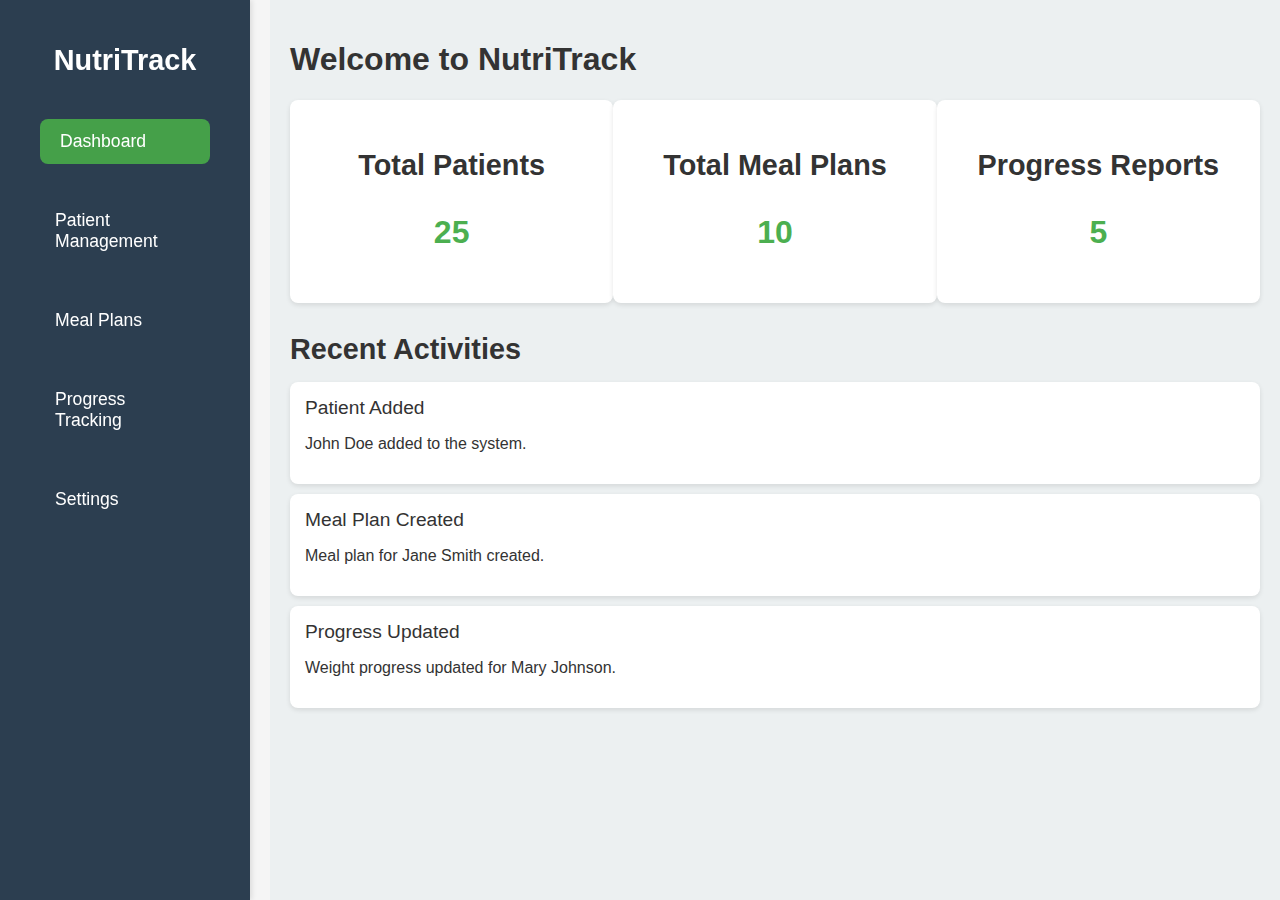
<file: html/index.html>
<!DOCTYPE html>
<html lang="en">
<head>
    <meta charset="UTF-8">
    <meta name="viewport" content="width=device-width, initial-scale=1.0">
    <title>NutriTrack - Dashboard</title>
    <link rel="stylesheet" href="../css/style.css">
    <link rel="stylesheet" href="../css/sidebar.css">
    <link rel="stylesheet" href="../css/dashboard.css">
</head>
<body>
    <header>
        <nav id="sidebar">
            <div class="sidebar-header">
                <h2>NutriTrack</h2>
            </div>
            <ul>
                <li><a href="index.html" class="active">Dashboard</a></li>
                <li><a href="patient-management.html">Patient Management</a></li>
                <li><a href="meal-plans.html">Meal Plans</a></li>
                <li><a href="progress-tracking.html">Progress Tracking</a></li>
                <li><a href="settings.html">Settings</a></li>
            </ul>
        </nav>
    </header>

    <main id="main-content">
        <h1>Welcome to NutriTrack</h1>
        <div id="dashboard-stats">
            <div class="stat-card">
                <h3>Total Patients</h3>
                <p id="patient-count">0</p>
            </div>
            <div class="stat-card">
                <h3>Total Meal Plans</h3>
                <p id="meal-plan-count">0</p>
            </div>
            <div class="stat-card">
                <h3>Progress Reports</h3>
                <p id="progress-report-count">0</p>
            </div>
        </div>
        <div id="recent-activity">
            <h2>Recent Activities</h2>
            <ul id="activity-list">
                <!-- Activities will be dynamically inserted here -->
            </ul>
        </div>
    </main>

    <script src="../js/app.js"></script>
</body>
</html>
</file>
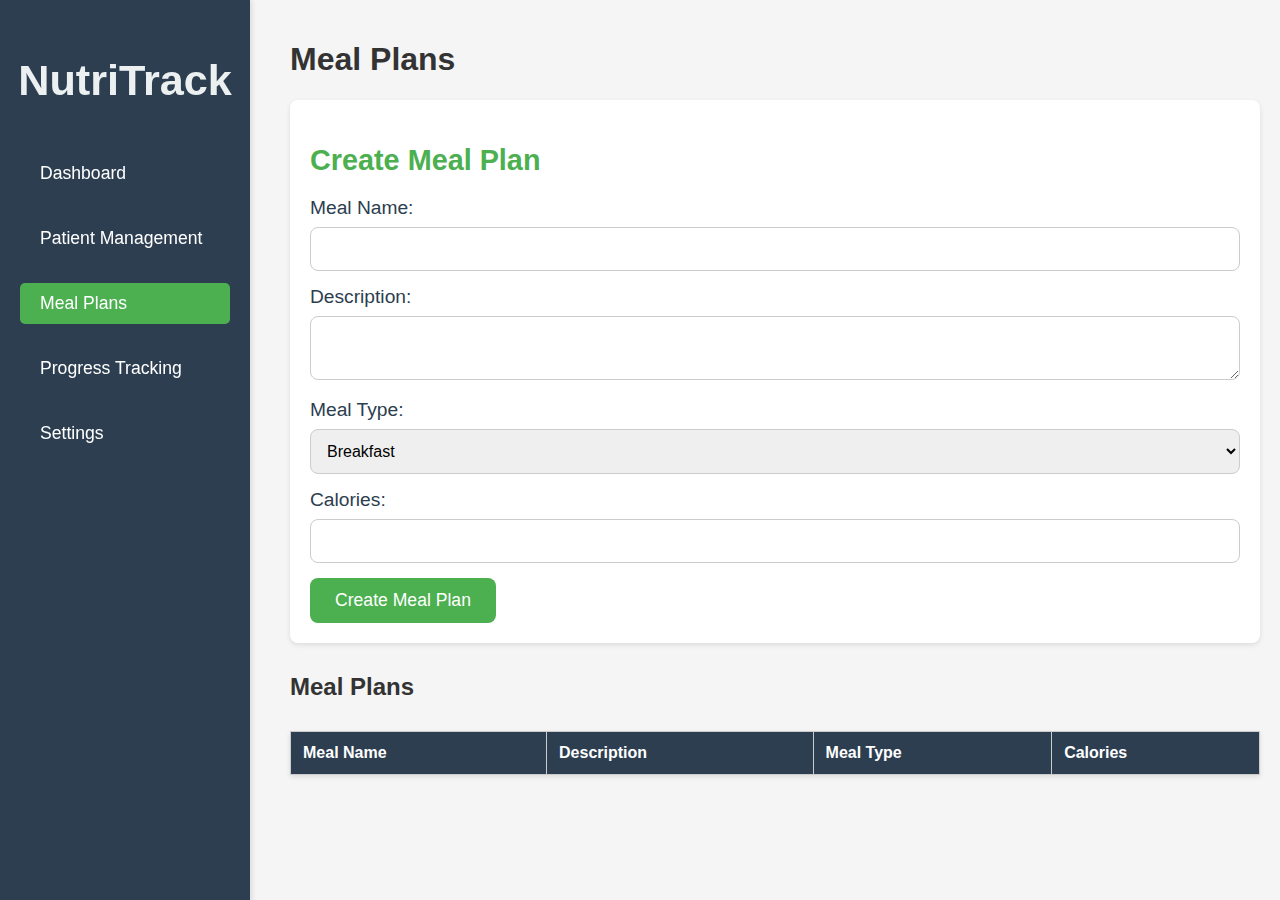
<file: html/meal-plans.html>
<!DOCTYPE html>
<html lang="en">
<head>
    <meta charset="UTF-8">
    <meta name="viewport" content="width=device-width, initial-scale=1.0">
    <title>NutriTrack - Meal Plans</title>
    <link rel="stylesheet" href="../css/style.css">
    <link rel="stylesheet" href="../css/sidebar.css">
    <link rel="stylesheet" href="../css/meal-plans.css">
</head>
<body>
    <header>
        <nav id="sidebar">
            <div class="sidebar-header">
                <h2>NutriTrack</h2>
            </div>
            <ul>
                <li><a href="index.html">Dashboard</a></li>
                <li><a href="patient-management.html">Patient Management</a></li>
                <li><a href="meal-plans.html" class="active">Meal Plans</a></li>
                <li><a href="progress-tracking.html">Progress Tracking</a></li>
                <li><a href="settings.html">Settings</a></li>
            </ul>
        </nav>
    </header>

    <main id="main-content">
        <h1>Meal Plans</h1>

        <!-- Meal Plan Form -->
        <form id="meal-plan-form">
            <h2>Create Meal Plan</h2>
            <label for="meal-name">Meal Name:</label>
            <input type="text" id="meal-name" name="meal-name" required>

            <label for="meal-description">Description:</label>
            <textarea id="meal-description" name="meal-description" required></textarea>

            <label for="meal-type">Meal Type:</label>
            <select id="meal-type" name="meal-type" required>
                <option value="breakfast">Breakfast</option>
                <option value="lunch">Lunch</option>
                <option value="dinner">Dinner</option>
                <option value="snack">Snack</option>
            </select>

            <label for="meal-calories">Calories:</label>
            <input type="number" id="meal-calories" name="meal-calories" required>

            <button type="submit">Create Meal Plan</button>
        </form>

        <!-- Meal Plan List -->
        <h2>Meal Plans</h2>
        <table id="meal-plan-table">
            <thead>
                <tr>
                    <th>Meal Name</th>
                    <th>Description</th>
                    <th>Meal Type</th>
                    <th>Calories</th>
                </tr>
            </thead>
            <tbody>
                <!-- Meal plan data will be dynamically inserted here -->
            </tbody>
        </table>
    </main>

    <script src="../js/meal-plans.js"></script>
</body>
</html>
</file>
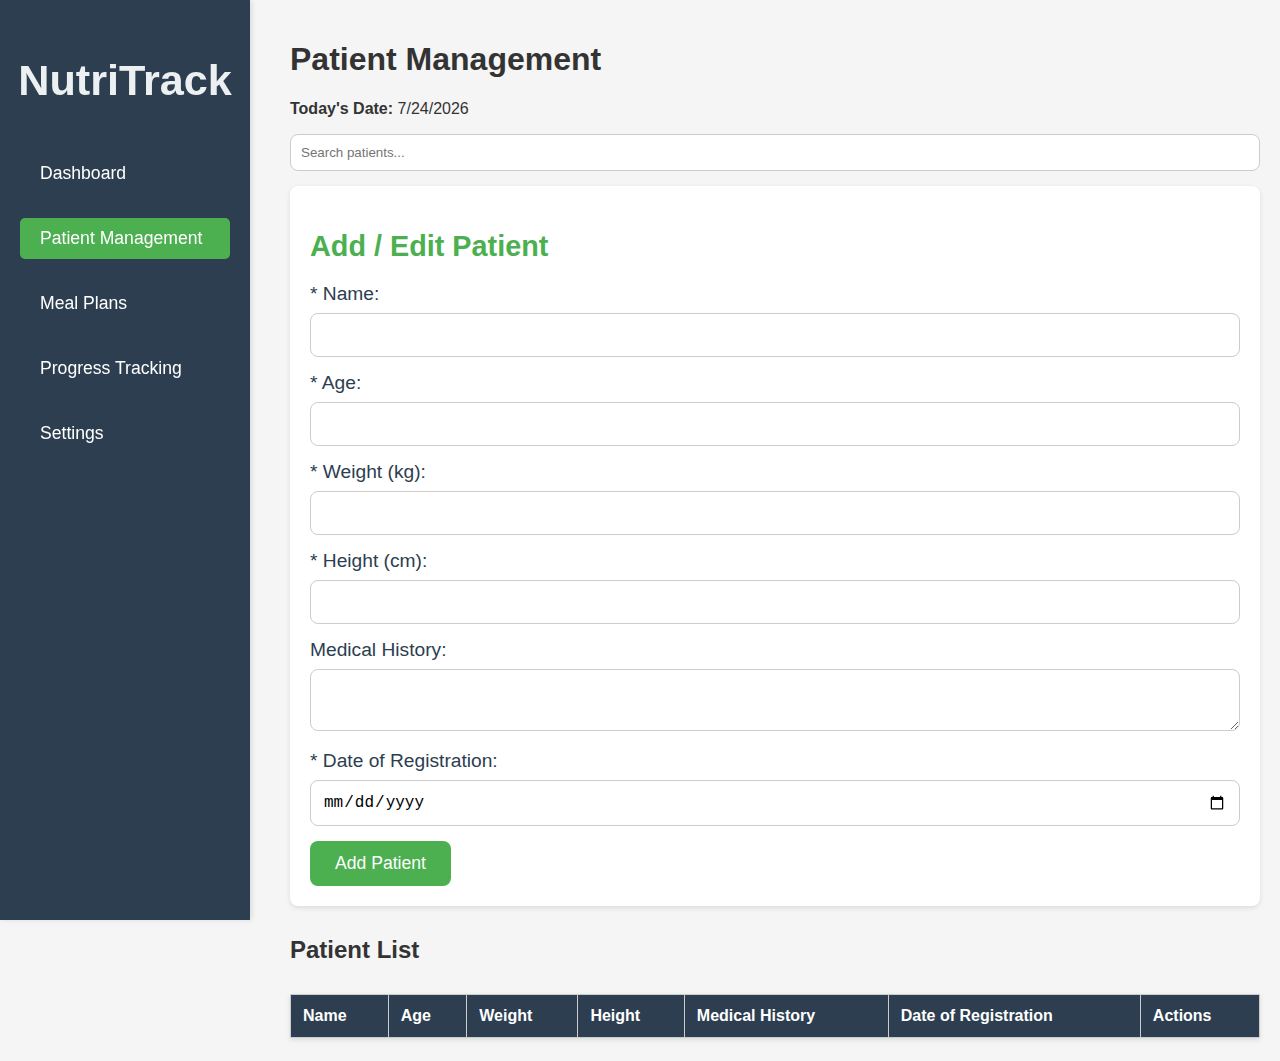
<file: html/patient-management.html>
<!DOCTYPE html>
<html lang="en">
<head>
    <meta charset="UTF-8">
    <meta name="viewport" content="width=device-width, initial-scale=1.0">
    <title>NutriTrack - Patient Management</title>
    <link rel="stylesheet" href="../css/style.css">
    <link rel="stylesheet" href="../css/sidebar.css">
    <link rel="stylesheet" href="../css/patient-management.css">
</head>
<body>
    <header>
        <nav id="sidebar">
            <div class="sidebar-header">
                <h2>NutriTrack</h2>
            </div>
            <ul>
                <li><a href="index.html">Dashboard</a></li>
                <li><a href="patient-management.html" class="active">Patient Management</a></li>
                <li><a href="meal-plans.html">Meal Plans</a></li>
                <li><a href="progress-tracking.html">Progress Tracking</a></li>
                <li><a href="settings.html">Settings</a></li>
            </ul>
        </nav>
    </header>

    <main id="main-content">
        <h1>Patient Management</h1>

        <!-- Current Date -->
        <div id="current-date">
            <p><strong>Today's Date:</strong> <span id="date"></span></p>
        </div>

        <!-- Search Bar -->
        <input type="text" id="search-bar" placeholder="Search patients..." oninput="filterPatients()" />

        <!-- Patient Form -->
        <form id="patient-form">
            <h2>Add / Edit Patient</h2>
            <label for="name">* Name:</label>
            <input type="text" id="name" name="name" required>

            <label for="age">* Age: </label>
            <input type="number" id="age" name="age" required>

            <label for="weight">* Weight (kg):</label>
            <input type="number" id="weight" name="weight" required>

            <label for="height">* Height (cm):</label>
            <input type="number" id="height" name="height" required>

            <label for="medical-history">Medical History:</label>
            <textarea id="medical-history" name="medical-history"></textarea>

            <label for="date-of-registration">* Date of Registration:</label>
            <input type="date" id="date-of-registration" name="date-of-registration" required>

            <button type="submit">Add Patient</button>
        </form>

        <!-- Patient List -->
        <h2>Patient List</h2>
        <table id="patient-table">
            <thead>
                <tr>
                    <th>Name</th>
                    <th>Age</th>
                    <th>Weight</th>
                    <th>Height</th>
                    <th>Medical History</th>
                    <th>Date of Registration</th> <!-- New column for registration date -->
                    <th>Actions</th>
                </tr>
            </thead>
            <tbody>
                <!-- Patient data will be dynamically inserted here -->
            </tbody>
        </table>
    </main>
    <script src="../js/patient-management.js"></script>
    <script>
        // JavaScript to display current date
        document.getElementById("date").innerText = new Date().toLocaleDateString();
    </script>
</body>
</html>
</file>
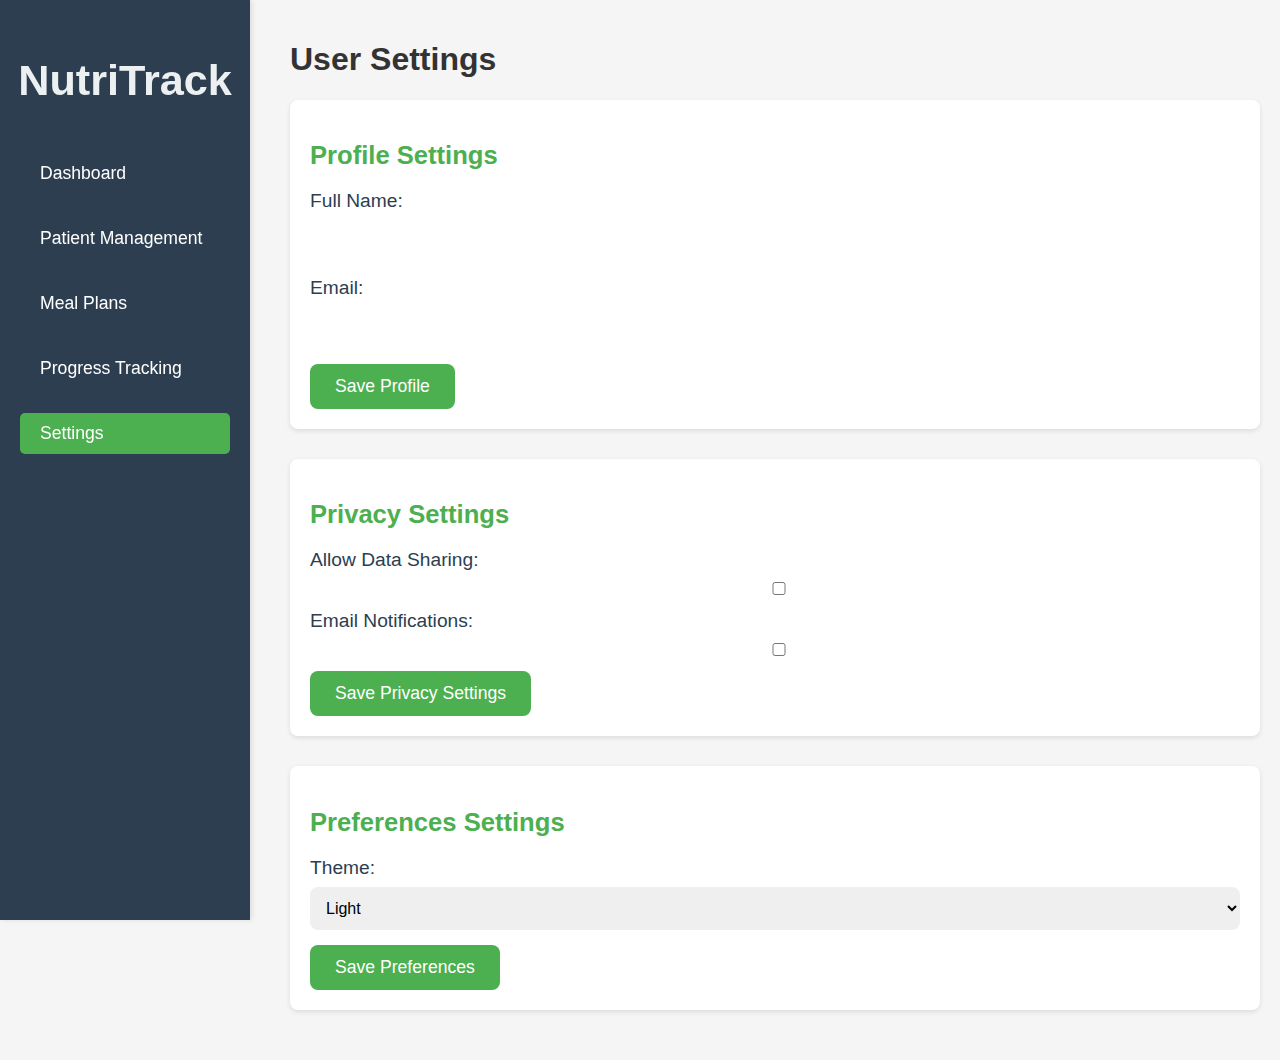
<file: html/settings.html>
<!DOCTYPE html>
<html lang="en">
<head>
    <meta charset="UTF-8">
    <meta name="viewport" content="width=device-width, initial-scale=1.0">
    <title>NutriTrack - Settings</title>
    <link rel="stylesheet" href="../css/style.css">
    <link rel="stylesheet" href="../css/sidebar.css">
    <link rel="stylesheet" href="../css/settings.css">
</head>
<body>
    <header>
        <nav id="sidebar">
            <div class="sidebar-header">
                <h2>NutriTrack</h2>
            </div>
            <ul>
                <li><a href="index.html">Dashboard</a></li>
                <li><a href="patient-management.html">Patient Management</a></li>
                <li><a href="meal-plans.html">Meal Plans</a></li>
                <li><a href="progress-tracking.html">Progress Tracking</a></li>
                <li><a href="settings.html" class="active">Settings</a></li>
            </ul>
        </nav>
    </header>

    <main id="main-content">
        <h1>User Settings</h1>

        <!-- Profile Settings Form -->
        <section class="profile-settings">
            <h2>Profile Settings</h2>
            <form id="profile-form">
                <label for="user-name">Full Name:</label>
                <input type="text" id="user-name" name="user-name" required>

                <label for="user-email">Email:</label>
                <input type="email" id="user-email" name="user-email" required>

                <button type="submit">Save Profile</button>
            </form>
        </section>

        <!-- Privacy Settings Form -->
        <section class="privacy-settings">
            <h2>Privacy Settings</h2>
            <form id="privacy-form">
                <label for="data-sharing">Allow Data Sharing:</label>
                <input type="checkbox" id="data-sharing" name="data-sharing">

                <label for="email-notifications">Email Notifications:</label>
                <input type="checkbox" id="email-notifications" name="email-notifications">

                <button type="submit">Save Privacy Settings</button>
            </form>
        </section>

        <!-- Preferences Settings Form -->
        <section class="preferences-settings">
            <h2>Preferences Settings</h2>
            <form id="preferences-form">
                <label for="theme">Theme:</label>
                <select id="theme" name="theme">
                    <option value="light">Light</option>
                    <option value="dark">Dark</option>
                </select>

                <button type="submit">Save Preferences</button>
            </form>
        </section>
    </main>

    <script src="../js/settings.js"></script>
</body>
</html>
</file>
<file: css/style.css>
/* Global Styles */

/* Root variables for colors and font sizes */
:root {
    --primary-color: #4CAF50; /* Main green color */
    --primary-dark: #2c3e50; /* Sidebar and dark background */
    --secondary-light: #ecf0f1; /* Light text color */
    --secondary-dark: #34495e; /* Darker hover background */
    --white: #ffffff; /* White for text and borders */
    --text-dark: #333333; /* Dark text for readability */
    --border-radius: 8px; /* Rounded corners */
    --box-shadow: 0 2px 5px rgba(0, 0, 0, 0.1); /* General shadow */
    --font-family: 'Arial', sans-serif; /* Default font family */
}

/* Body and general layout */
body {
    font-family: var(--font-family);
    margin: 0;
    padding: 0;
    background-color: #f5f5f5;
    color: var(--text-dark);
    display: flex;
    justify-content: flex-start;
    align-items: flex-start;
}

#main-content {
    margin-left: 270px;
    padding: 20px;
    width: 100%;
    box-sizing: border-box;
}

/* Global link styles */
a {
    color: var(--primary-color);
    text-decoration: none;
}

a:hover {
    text-decoration: underline;
}

/* Button Styles */
button {
    padding: 10px 20px;
    background-color: var(--primary-color);
    color: var(--white);
    border: none;
    border-radius: var(--border-radius);
    cursor: pointer;
    transition: background-color 0.3s ease;
}

button:hover {
    background-color: #45a049;
}

/* Input and Textarea */
input,
select,
textarea {
    padding: 10px;
    border: 1px solid #ccc;
    border-radius: var(--border-radius);
    box-sizing: border-box;
    width: 100%;
    margin-bottom: 15px;
}

/* Responsive Styles */
@media screen and (max-width: 768px) {
    body {
        flex-direction: column;
        padding: 10px;
    }

    #main-content {
        margin-left: 0;
    }
}
</file>
<file: css/sidebar.css>
/* Sidebar General Styling */
#sidebar {
    width: 250px;
    position: fixed;
    top: 0;
    left: 0;
    height: 100%;
    background-color: var(--primary-dark); /* Dark green sidebar background */
    color: var(--white);
    padding-top: 20px;
    box-shadow: 2px 0 5px rgba(0, 0, 0, 0.1);
    transition: all 0.3s ease;
}

#sidebar .sidebar-header {
    text-align: center;
    font-size: 1.8rem;
    margin-bottom: 30px;
    color: var(--secondary-light); /* Lighter color for header text */
}

/* Sidebar Menu List Styling */
#sidebar ul {
    list-style: none;
    padding: 0;
    margin: 0;
}

#sidebar ul li {
    padding: 12px 20px;
    text-align: left;
    font-size: 1.1rem;
    transition: all 0.3s ease;
}

#sidebar ul li a {
    color: var(--white);
    text-decoration: none;
    display: block;
    padding: 10px 20px;
    border-radius: 5px;
    transition: background-color 0.3s ease, padding-left 0.3s ease;
}

#sidebar ul li a:hover {
    background-color: var(--primary-color-dark); /* Darker green on hover */
    padding-left: 25px; /* Adds a nice shift for interaction */
}

#sidebar ul li a.active {
    background-color: var(--primary-color); /* Active menu item uses the main green */
}

/* Responsive Sidebar Styles */
@media screen and (max-width: 768px) {
    #sidebar {
        width: 200px;
        font-size: 1.1rem;
    }

    #sidebar ul li {
        padding: 15px;
    }
}

@media screen and (max-width: 480px) {
    #sidebar {
        width: 100%;
        height: auto;
        position: relative;
    }

    #sidebar ul li {
        text-align: center;
    }

    #sidebar ul li a {
        padding: 15px 0;
    }
}
</file>
<file: css/dashboard.css>
/* Dashboard Layout */
#main-content {
    margin-left: 270px;
    padding: 20px;
    background-color: var(--secondary-light); /* Light background to contrast with sidebar */
    min-height: 100vh;
    font-family: var(--font-family); /* Consistent font-family across sections */
}

/* Stats Section */
#dashboard-stats {
    display: flex;
    justify-content: space-between;
    margin-bottom: 30px;
}

.stat-card {
    background-color: var(--white);
    padding: 20px;
    width: 30%;
    border-radius: var(--border-radius); /* Use consistent border-radius */
    box-shadow: var(--box-shadow); /* Consistent box-shadow */
    text-align: center;
    transition: all 0.3s ease;
}

.stat-card:hover {
    box-shadow: 0 4px 10px rgba(0, 0, 0, 0.15);
    transform: translateY(-5px); /* Lift effect on hover */
}

.stat-card h3 {
    font-size: 1.8rem; /* Adjust font size to match */
    color: var(--text-dark);
    margin-bottom: 10px;
}

.stat-card p {
    font-size: 2rem;
    color: var(--primary-color);
    font-weight: 600;
}

/* Recent Activity Section */
#recent-activity {
    margin-top: 30px;
}

#recent-activity h2 {
    font-size: 1.8rem;
    margin-bottom: 15px;
    color: var(--text-dark);
    font-weight: 600;
}

#activity-list {
    list-style-type: none;
    padding: 0;
}

#activity-list li {
    background-color: var(--white);
    margin: 10px 0;
    padding: 15px;
    border-radius: var(--border-radius);
    box-shadow: var(--box-shadow);
    transition: all 0.3s ease;
}

#activity-list li:hover {
    background-color: var(--secondary-light);
    box-shadow: 0 4px 8px rgba(0, 0, 0, 0.1);
    transform: translateY(-3px);
}

#activity-list li h3 {
    margin: 0;
    font-size: 1.2rem;
    color: var(--text-dark);
    font-weight: 500;
}

#activity-list li p {
    font-size: 1rem;
    color: var(--gray);
}

/* Sidebar Styling */
#sidebar {
    background-color: var(--primary-dark);
    color: var(--white);
    width: 250px;
    padding: 20px;
    position: fixed;
    top: 0;
    left: 0;
    height: 100%;
    box-sizing: border-box;
    transition: all 0.3s ease;
}

#sidebar .sidebar-header h2 {
    font-size: 1.8rem;
    margin-bottom: 20px;
    color: var(--white);
    font-weight: 700;
}

#sidebar ul {
    list-style-type: none;
    padding: 0;
}

#sidebar ul li {
    margin: 10px 0;
}

#sidebar ul li a {
    color: var(--white);
    text-decoration: none;
    font-size: 1.1rem;
    display: block;
    padding: 12px 15px;
    border-radius: var(--border-radius); /* Consistent border-radius */
    transition: background-color 0.3s ease, padding-left 0.3s ease;
}

#sidebar ul li a:hover {
    background-color: #45a099;
    padding-left: 20px; /* Smooth sliding effect for active items */
}

#sidebar ul li a.active {
    background-color: #45a049; 
    padding-left: 20px; /* Smooth sliding effect for active items */
}

#sidebar ul li a i {
    margin-right: 10px;
}

/* Sidebar Toggle on Smaller Screens */
@media (max-width: 768px) {
    #sidebar {
        width: 60px;
        padding: 10px;
    }

    #sidebar .sidebar-header h2 {
        visibility: hidden;
    }

    #sidebar ul li a {
        font-size: 0.9rem;
        padding: 10px;
    }

    #sidebar ul li a i {
        margin-right: 0;
    }

    #main-content {
        margin-left: 60px;
    }
}
</file>
<file: css/meal-plans.css>
/* Meal Plan Form */
form {
    background-color: var(--white);
    padding: 20px;
    border-radius: var(--border-radius);
    box-shadow: var(--box-shadow);
    margin-bottom: 30px;
    transition: all 0.3s ease;
}

form:hover {
    box-shadow: 0 4px 10px rgba(0, 0, 0, 0.15);
}

form h2 {
    margin-bottom: 20px;
    font-size: 1.8rem;
    color: var(--primary-color); /* Use primary color for better emphasis */
    font-weight: 600;
}

/* Improved Label Styling */
form label {
    font-size: 1.2rem; /* Larger font for better readability */
    margin-bottom: 8px;
    display: block;
    color: var(--primary-dark); /* Use dark primary for higher contrast */
    font-weight: 500; /* Slightly bolder to make it stand out */
}

/* Input, Textarea, and Select Styling */
form input, form textarea, form select {
    width: 100%;
    padding: 12px;
    margin-bottom: 15px;
    border: 1px solid var(--border-color);
    border-radius: var(--border-radius);
    box-sizing: border-box;
    font-size: 1rem;
    transition: border 0.3s ease;
}

form input:focus, form textarea:focus, form select:focus {
    border: 1px solid var(--primary-color);
    outline: none;
}

/* Button Styling */
form button {
    padding: 12px 25px;
    background-color: var(--primary-color);
    color: var(--white);
    border: none;
    border-radius: var(--border-radius);
    cursor: pointer;
    font-size: 1.1rem;
    transition: background-color 0.3s ease;
}

form button:hover {
    background-color: var(--primary-dark);
}

/* Meal Plan List Table */
#meal-plan-table {
    width: 100%;
    border-collapse: collapse;
    margin-top: 30px;
    background-color: var(--white);
    box-shadow: var(--box-shadow);
}

#meal-plan-table th, #meal-plan-table td {
    padding: 12px;
    border: 1px solid var(--border-color);
    text-align: left;
    font-size: 1rem;
}

#meal-plan-table th {
    background-color: var(--primary-dark);
    font-weight: 600;
    color: var(--white); /* White text on dark background */
}

#meal-plan-table td {
    color: var(--text-dark);
}

#meal-plan-table tr:hover {
    background-color: var(--light-gray);
}

/* Sidebar adjustments for active state */
#sidebar ul li a.active {
    background-color: var(--primary-color);
}

/* Root variables for colors and font sizes */
:root {
    --primary-color: #4CAF50; /* Main green color */
    --primary-dark: #2c3e50; /* Sidebar and dark background */
    --secondary-light: #ecf0f1; /* Light text color */
    --secondary-dark: #34495e; /* Darker hover background */
    --white: #ffffff; /* White for text and borders */
    --text-dark: #333333; /* Dark text for readability */
    --border-radius: 8px; /* Rounded corners */
    --box-shadow: 0 2px 5px rgba(0, 0, 0, 0.1); /* General shadow */
    --font-family: 'Arial', sans-serif; /* Default font family */
    --border-color: #ccc; /* Lighter border color */
}

/* Body and general layout */
body {
    font-family: var(--font-family);
    margin: 0;
    padding: 0;
    background-color: #f5f5f5;
    color: var(--text-dark);
    display: flex;
    justify-content: flex-start;
    align-items: flex-start;
}

#main-content {
    margin-left: 270px;
    padding: 20px;
    width: 100%;
    box-sizing: border-box;
}

/* Global link styles */
a {
    color: var(--primary-color);
    text-decoration: none;
}

a:hover {
    text-decoration: underline;
}

/* Button Styles */
button {
    padding: 10px 20px;
    background-color: var(--primary-color);
    color: var(--white);
    border: none;
    border-radius: var(--border-radius);
    cursor: pointer;
    transition: background-color 0.3s ease;
}

button:hover {
    background-color: #45a049;
}

/* Input and Textarea */
input,
select,
textarea {
    padding: 10px;
    border: 1px solid #ccc;
    border-radius: var(--border-radius);
    box-sizing: border-box;
    width: 100%;
    margin-bottom: 15px;
}

/* Responsive Styles */
@media screen and (max-width: 768px) {
    body {
        flex-direction: column;
        padding: 10px;
    }

    #main-content {
        margin-left: 0;
    }
}
</file>
<file: css/patient-management.css>
/* Patient Management Form Styling */
form {
    background-color: var(--white);
    padding: 20px;
    border-radius: var(--border-radius);
    box-shadow: var(--box-shadow);
    margin-bottom: 30px;
    transition: all 0.3s ease;
}

form:hover {
    box-shadow: 0 4px 10px rgba(0, 0, 0, 0.15);
}

form h2 {
    margin-bottom: 20px;
    font-size: 1.8rem;
    color: var(--primary-color); /* Use primary color for better emphasis */
    font-weight: 600;
}

/* Improved Label Styling */
form label {
    font-size: 1.2rem; /* Larger font for better readability */
    margin-bottom: 8px;
    display: block;
    color: var(--primary-dark); /* Use dark primary for higher contrast */
    font-weight: 500; /* Slightly bolder to make it stand out */
}

/* Input and Textarea Styling */
form input, form textarea {
    width: 100%;
    padding: 12px;
    margin-bottom: 15px;
    border: 1px solid var(--border-color);
    border-radius: var(--border-radius);
    box-sizing: border-box;
    font-size: 1rem;
    transition: border 0.3s ease;
}

form input:focus, form textarea:focus {
    border: 1px solid var(--primary-color);
    outline: none;
}

/* Button Styling */
form button {
    padding: 12px 25px;
    background-color: var(--primary-color);
    color: var(--white);
    border: none;
    border-radius: var(--border-radius);
    cursor: pointer;
    font-size: 1.1rem;
    transition: background-color 0.3s ease;
}

form button:hover {
    background-color: var(--primary-dark);
}

/* Patient List Table */
#patient-table {
    width: 100%;
    border-collapse: collapse;
    margin-top: 30px;
    background-color: var(--white);
    box-shadow: var(--box-shadow);
}

#patient-table th, #patient-table td {
    padding: 12px;
    border: 1px solid var(--border-color);
    text-align: left;
    font-size: 1rem;
}

#patient-table th {
    background-color: var(--primary-dark);
    font-weight: 600;
    color: var(--white); /* White text on dark background */
}

#patient-table td {
    color: var(--text-dark);
}

#patient-table tr:hover {
    background-color: var(--light-gray);
}

/* Sidebar adjustments for active state */
#sidebar ul li a.active {
    background-color: var(--primary-color);
}

/* Global Styles */
:root {
    --primary-color: #4CAF50; /* Main green color */
    --primary-dark: #2c3e50; /* Sidebar and dark background */
    --secondary-light: #ecf0f1; /* Light text color */
    --secondary-dark: #34495e; /* Darker hover background */
    --white: #ffffff; /* White for text and borders */
    --text-dark: #333333; /* Dark text for readability */
    --border-radius: 8px; /* Rounded corners */
    --box-shadow: 0 2px 5px rgba(0, 0, 0, 0.1); /* General shadow */
    --font-family: 'Arial', sans-serif; /* Default font family */
    --border-color: #ccc; /* Lighter border color */
    --gray: #7f8c8d; /* Soft gray for text */
    --light-gray: #f2f2f2; /* Light gray background */
}
</file>
<file: css/settings.css>
/* Root variables for colors and font sizes */
:root {
    --primary-color: #4CAF50; /* Main green color */
    --primary-dark: #2c3e50; /* Sidebar and dark background */
    --secondary-light: #ecf0f1; /* Light text color */
    --secondary-dark: #34495e; /* Darker hover background */
    --white: #ffffff; /* White for text and borders */
    --text-dark: #333333; /* Dark text for readability */
    --border-radius: 8px; /* Rounded corners */
    --box-shadow: 0 2px 5px rgba(0, 0, 0, 0.1); /* General shadow */
    --font-family: 'Arial', sans-serif; /* Default font family */
}

/* Settings Section Styling */
section {
    background-color: var(--white);
    padding: 20px;
    border-radius: var(--border-radius);
    box-shadow: var(--box-shadow);
    margin-bottom: 30px;
    transition: all 0.3s ease;
}

section:hover {
    box-shadow: 0 4px 10px rgba(0, 0, 0, 0.15);
}

section h2 {
    margin-bottom: 20px;
    font-size: 1.6rem;
    color: var(--primary-color); /* Using primary color for consistency */
    font-weight: 600;
}

/* Settings Section Label Styling */
form label {
    font-size: 1.2rem; /* Larger font for better readability */
    margin-bottom: 8px;
    display: block;
    color: var(--primary-dark); /* Use dark primary for higher contrast */
    font-weight: 500; /* Slightly bolder to make it stand out */
}



/* Form Input and Select Styling */
form input, form select {
    width: 100%;
    padding: 12px;
    margin-bottom: 15px;
    border: 1px solid var(--border-color);
    border-radius: var(--border-radius);
    box-sizing: border-box;
    font-size: 1rem;
    transition: border 0.3s ease;
}

form input:focus, form select:focus {
    border: 1px solid var(--primary-color);
    outline: none;
}

/* Form Button Styling */
form button {
    padding: 12px 25px;
    background-color: var(--primary-color);
    color: var(--white);
    border: none;
    border-radius: var(--border-radius);
    cursor: pointer;
    font-size: 1.1rem;
    transition: background-color 0.3s ease;
}

form button:hover {
    background-color: var(--primary-dark); /* Darker primary color on hover */
}

/* Checkbox Styling */
form input[type="checkbox"] {
    margin-right: 10px;
    accent-color: var(--primary-color); /* Make checkbox color match primary theme */
}

/* Sidebar adjustments for active state */
#sidebar ul li a.active {
    background-color: var(--primary-color);
}
</file>
